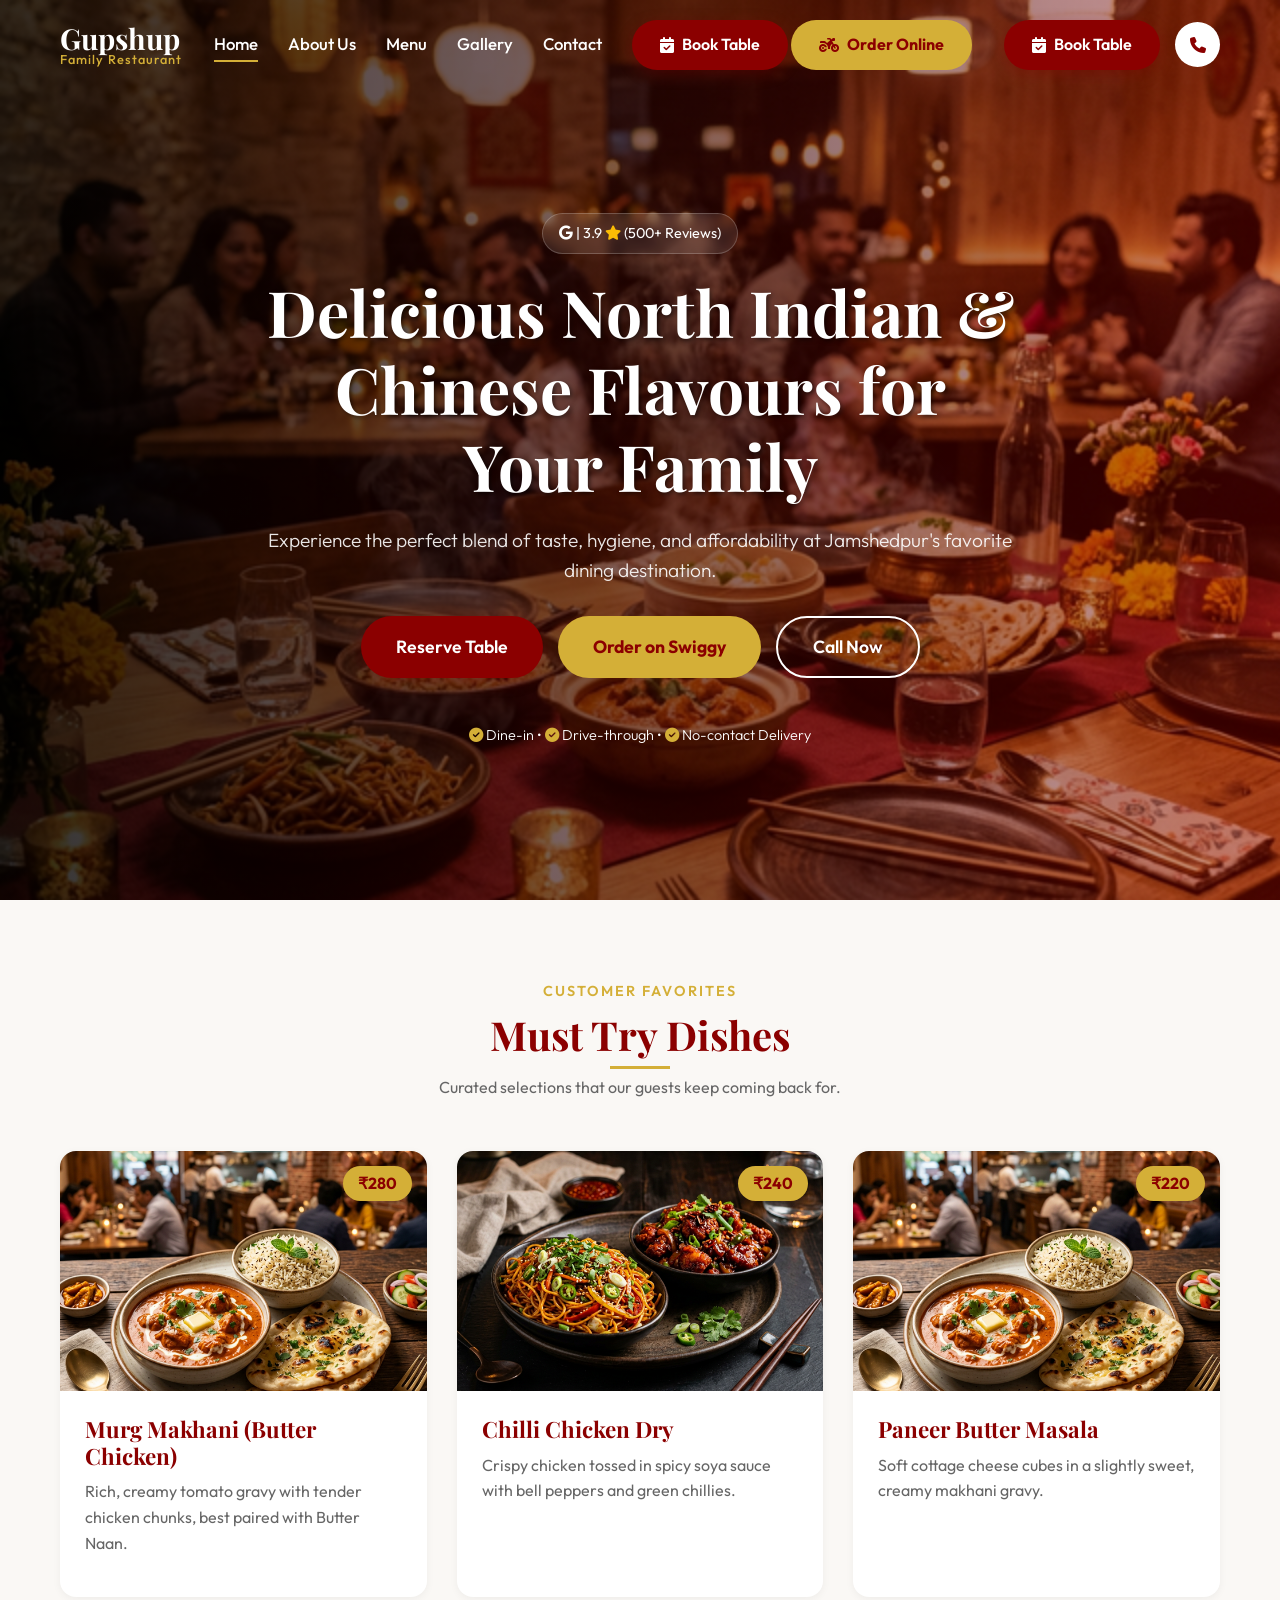
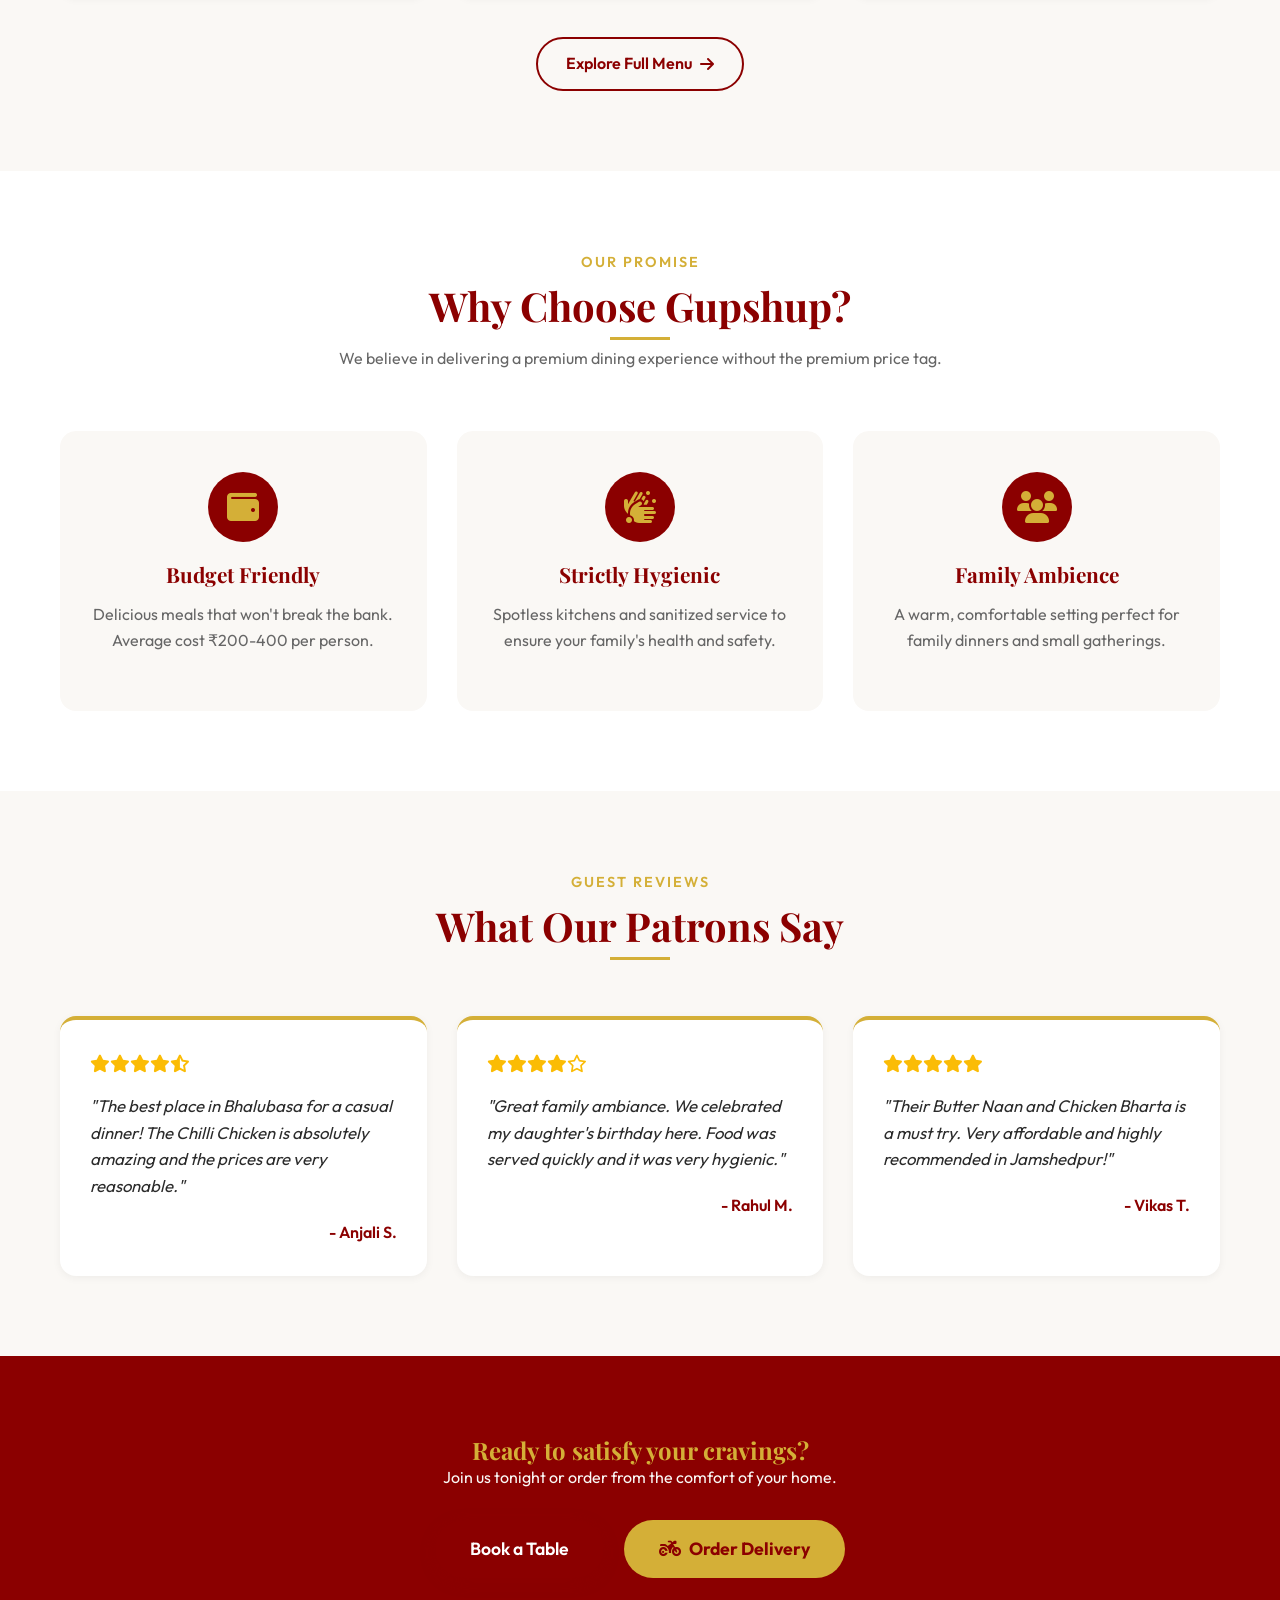
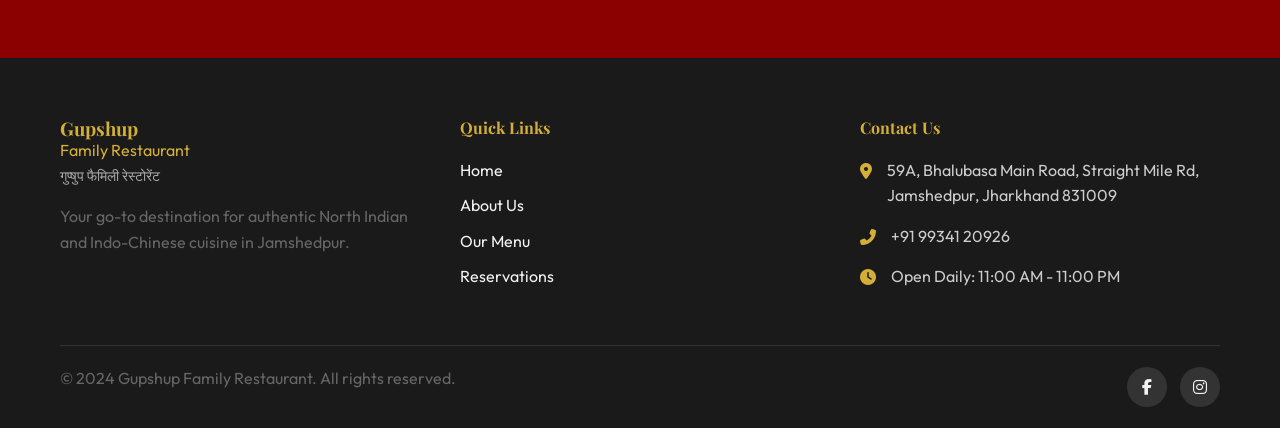
<file: index.html>
<!DOCTYPE html>
<html lang="en">
<head>
    <meta charset="UTF-8">
    <meta name="viewport" content="width=device-width, initial-scale=1.0">
    <title>Gupshup Family Restaurant | Best Family Restaurant in Jamshedpur</title>
    
    <!-- SEO Meta Tags -->
    <meta name="description" content="Experience the best affordable North Indian restaurant in Jamshedpur and authentic Chinese food in Bhalubasa Jamshedpur. Perfect family dining at Gupshup Family Restaurant.">
    <meta name="keywords" content="Best family restaurant in Jamshedpur, Affordable North Indian restaurant in Jamshedpur, Chinese food in Bhalubasa Jamshedpur, Gupshup Family Restaurant, family dining, Bhalubasa">
    
    <!-- Open Graph for Social Sharing -->
    <meta property="og:title" content="Gupshup Family Restaurant | Jamshedpur">
    <meta property="og:description" content="Delicious North Indian & Chinese Flavours for Your Family in a warm, welcoming environment.">
    <meta property="og:image" content="assets/images/hero-bg.png">
    <meta property="og:url" content="https://www.gupshuprestaurant.com">
    
    <!-- Font Awesome -->
    <link rel="stylesheet" href="https://cdnjs.cloudflare.com/ajax/libs/font-awesome/6.4.0/css/all.min.css">
    
    <!-- Custom CSS -->
    <link rel="stylesheet" href="assets/css/style.css">

    <!-- Schema Markup -->
    <script type="application/ld+json">
    {
      "@context": "https://schema.org",
      "@type": "Restaurant",
      "name": "Gupshup Family Restaurant",
      "alternateName": "गुप्षुप फैमिली रेस्टोरेंट",
      "image": "assets/images/hero-bg.png",
      "@id": "",
      "url": "https://www.gupshuprestaurant.com",
      "telephone": "+919934120926",
      "priceRange": "₹200-400",
      "menu": "https://www.gupshuprestaurant.com/menu",
      "servesCuisine": ["North Indian", "Chinese"],
      "acceptsReservations": "True",
      "address": {
        "@type": "PostalAddress",
        "streetAddress": "59A, Bhalubasa Main Road, Straight Mile Rd",
        "addressLocality": "Jamshedpur",
        "addressRegion": "Jharkhand",
        "postalCode": "831009",
        "addressCountry": "IN"
      },
      "geo": {
        "@type": "GeoCoordinates",
        "latitude": 22.8028,
        "longitude": 86.2057
      },
      "openingHoursSpecification": {
        "@type": "OpeningHoursSpecification",
        "dayOfWeek": [
          "Monday",
          "Tuesday",
          "Wednesday",
          "Thursday",
          "Friday",
          "Saturday",
          "Sunday"
        ],
        "opens": "11:00",
        "closes": "23:00"
      },
      "aggregateRating": {
        "@type": "AggregateRating",
        "ratingValue": "3.9",
        "reviewCount": "506"
      }
    }
    </script>
</head>
<body>

    <!-- Header / Navigation -->
    <header class="header">
        <div class="container nav-container">
            <a href="index.html" class="logo">
                Gupshup
                <span class="logo-sub">Family Restaurant</span>
            </a>
            
            <button class="mobile-toggle">
                <i class="fas fa-bars"></i>
            </button>
            
            <nav class="nav-menu">
                <a href="index.html" class="nav-link active">Home</a>
                <a href="about.html" class="nav-link">About Us</a>
                <a href="menu.html" class="nav-link">Menu</a>
                <a href="gallery.html" class="nav-link">Gallery</a>
                <a href="contact.html" class="nav-link">Contact</a>
                
                <div class="nav-actions-mobile">
                    <a href="reservation.html" class="btn btn-primary"><i class="fas fa-calendar-check"></i> Book Table</a>
                    <a href="#" class="btn btn-gold swiggy-btn"><i class="fas fa-motorcycle"></i> Order Online</a>
                </div>
            </nav>
            
            <div class="nav-actions">
                <a href="reservation.html" class="btn btn-primary"><i class="fas fa-calendar-check"></i> Book Table</a>
                <a href="tel:+919934120926" class="btn btn-outline" style="background:#fff; border:none; border-radius:50%; width: 45px; height:45px; padding:0;"><i class="fas fa-phone"></i></a>
            </div>
        </div>
    </header>

    <!-- Hero Section -->
    <section class="hero">
        <div class="hero-overlay"></div>
        <div class="container hero-content text-center">
            <div class="google-rating animate-fade-up">
                <i class="fab fa-google"></i> | 3.9 <i class="fas fa-star" style="color:#fbbc05;"></i> (500+ Reviews)
            </div>
            <h1 class="hero-title animate-fade-up delay-1">Delicious North Indian & Chinese Flavours for Your Family</h1>
            <p class="hero-subtitle animate-fade-up delay-2">Experience the perfect blend of taste, hygiene, and affordability at Jamshedpur's favorite dining destination.</p>
            
            <div class="hero-buttons animate-fade-up delay-3">
                <a href="reservation.html" class="btn btn-primary btn-lg">Reserve Table</a>
                <a href="#" class="btn btn-gold btn-lg swiggy-btn">Order on Swiggy</a>
                <a href="tel:+919934120926" class="btn btn-outline btn-lg" style="color:#fff; border-color:#fff;">Call Now</a>
            </div>
            <br>
            <div class="hero-features animate-fade-up delay-3" style="margin-top:20px; color:#fff; font-size: 0.9rem; font-weight: 300;">
                <span><i class="fas fa-check-circle" style="color:var(--secondary-gold);"></i> Dine-in</span> • 
                <span><i class="fas fa-check-circle" style="color:var(--secondary-gold);"></i> Drive-through</span> • 
                <span><i class="fas fa-check-circle" style="color:var(--secondary-gold);"></i> No-contact Delivery</span>
            </div>
        </div>
    </section>

    <!-- Popular Dishes Section -->
    <section class="section-padding popular-dishes">
        <div class="container">
            <div class="text-center">
                <span class="section-subtitle">Customer Favorites</span>
                <h2 class="section-title">Must Try Dishes</h2>
                <p>Curated selections that our guests keep coming back for.</p>
            </div>
            
            <div class="dish-grid" style="margin-top: 50px;">
                <!-- Card 1 -->
                <div class="dish-card">
                    <div class="dish-img">
                        <img src="assets/images/indian-dish.png" alt="Butter Chicken & Naan">
                        <div class="price-tag">₹280</div>
                    </div>
                    <div class="dish-content">
                        <h3>Murg Makhani (Butter Chicken)</h3>
                        <p>Rich, creamy tomato gravy with tender chicken chunks, best paired with Butter Naan.</p>
                    </div>
                </div>
                
                <!-- Card 2 -->
                <div class="dish-card">
                    <div class="dish-img">
                        <img src="assets/images/chinese-dish.png" alt="Chilli Chicken">
                        <div class="price-tag">₹240</div>
                    </div>
                    <div class="dish-content">
                        <h3>Chilli Chicken Dry</h3>
                        <p>Crispy chicken tossed in spicy soya sauce with bell peppers and green chillies.</p>
                    </div>
                </div>

                <!-- Card 3 -->
                <div class="dish-card">
                    <div class="dish-img">
                        <img src="assets/images/indian-dish.png" alt="Paneer Butter Masala">
                        <div class="price-tag">₹220</div>
                    </div>
                    <div class="dish-content">
                        <h3>Paneer Butter Masala</h3>
                        <p>Soft cottage cheese cubes in a slightly sweet, creamy makhani gravy.</p>
                    </div>
                </div>
            </div>
            <div class="text-center" style="margin-top: 40px;">
                <a href="menu.html" class="btn btn-outline">Explore Full Menu <i class="fas fa-arrow-right"></i></a>
            </div>
        </div>
    </section>

    <!-- Why Choose Us -->
    <section class="section-padding why-choose-us" style="background-color: var(--bg-white);">
        <div class="container">
            <div class="text-center">
                <span class="section-subtitle">Our Promise</span>
                <h2 class="section-title">Why Choose Gupshup?</h2>
                <p>We believe in delivering a premium dining experience without the premium price tag.</p>
            </div>
            
            <div class="features-grid" style="margin-top: 60px;">
                <div class="feature-box">
                    <div class="feature-icon"><i class="fas fa-wallet"></i></div>
                    <h3>Budget Friendly</h3>
                    <p>Delicious meals that won't break the bank. Average cost ₹200-400 per person.</p>
                </div>
                
                <div class="feature-box">
                    <div class="feature-icon"><i class="fas fa-hands-bubbles"></i></div>
                    <h3>Strictly Hygienic</h3>
                    <p>Spotless kitchens and sanitized service to ensure your family's health and safety.</p>
                </div>
                
                <div class="feature-box">
                    <div class="feature-icon"><i class="fas fa-users"></i></div>
                    <h3>Family Ambience</h3>
                    <p>A warm, comfortable setting perfect for family dinners and small gatherings.</p>
                </div>
            </div>
        </div>
    </section>

    <!-- Testimonials -->
    <section class="section-padding testimonials">
        <div class="container">
            <div class="text-center">
                <span class="section-subtitle">Guest Reviews</span>
                <h2 class="section-title">What Our Patrons Say</h2>
            </div>
            
            <div class="testimonial-grid" style="margin-top: 50px;">
                <div class="testimonial-card">
                    <div class="stars"><i class="fas fa-star"></i><i class="fas fa-star"></i><i class="fas fa-star"></i><i class="fas fa-star"></i><i class="fas fa-star-half-alt"></i></div>
                    <p class="review-text">"The best place in Bhalubasa for a casual dinner! The Chilli Chicken is absolutely amazing and the prices are very reasonable."</p>
                    <div class="reviewer">- Anjali S.</div>
                </div>
                
                <div class="testimonial-card">
                    <div class="stars"><i class="fas fa-star"></i><i class="fas fa-star"></i><i class="fas fa-star"></i><i class="fas fa-star"></i><i class="far fa-star"></i></div>
                    <p class="review-text">"Great family ambiance. We celebrated my daughter's birthday here. Food was served quickly and it was very hygienic."</p>
                    <div class="reviewer">- Rahul M.</div>
                </div>
                
                <div class="testimonial-card">
                    <div class="stars"><i class="fas fa-star"></i><i class="fas fa-star"></i><i class="fas fa-star"></i><i class="fas fa-star"></i><i class="fas fa-star"></i></div>
                    <p class="review-text">"Their Butter Naan and Chicken Bharta is a must try. Very affordable and highly recommended in Jamshedpur!"</p>
                    <div class="reviewer">- Vikas T.</div>
                </div>
            </div>
        </div>
    </section>

    <!-- Call to Action -->
    <section class="cta-section">
        <div class="container text-center">
            <h2>Ready to satisfy your cravings?</h2>
            <p>Join us tonight or order from the comfort of your home.</p>
            <div style="margin-top: 30px; display: flex; justify-content: center; gap: 20px; flex-wrap: wrap;">
                <a href="reservation.html" class="btn btn-primary btn-lg">Book a Table</a>
                <a href="#" class="btn btn-gold btn-lg"><i class="fas fa-motorcycle"></i> Order Delivery</a>
            </div>
        </div>
    </section>

    <!-- Footer -->
    <footer class="footer">
        <div class="container">
            <div class="footer-grid">
                <div class="footer-about">
                    <h3 class="footer-brand">Gupshup <span>Family Restaurant</span></h3>
                    <p class="hindi-name">गुप्षुप फैमिली रेस्टोरेंट</p>
                    <p style="margin-top: 15px;">Your go-to destination for authentic North Indian and Indo-Chinese cuisine in Jamshedpur.</p>
                </div>
                
                <div class="footer-links">
                    <h4>Quick Links</h4>
                    <ul>
                        <li><a href="index.html">Home</a></li>
                        <li><a href="about.html">About Us</a></li>
                        <li><a href="menu.html">Our Menu</a></li>
                        <li><a href="reservation.html">Reservations</a></li>
                    </ul>
                </div>
                
                <div class="footer-contact">
                    <h4>Contact Us</h4>
                    <ul>
                        <li><i class="fas fa-map-marker-alt"></i> 59A, Bhalubasa Main Road, Straight Mile Rd, Jamshedpur, Jharkhand 831009</li>
                        <li><i class="fas fa-phone-alt"></i> <a href="tel:+919934120926">+91 99341 20926</a></li>
                        <li><i class="fas fa-clock"></i> Open Daily: 11:00 AM - 11:00 PM</li>
                    </ul>
                </div>
            </div>
            
            <div class="footer-bottom">
                <p>&copy; 2024 Gupshup Family Restaurant. All rights reserved.</p>
                <div class="social-links">
                    <a href="#"><i class="fab fa-facebook-f"></i></a>
                    <a href="#"><i class="fab fa-instagram"></i></a>
                </div>
            </div>
        </div>
    </footer>

    <!-- Fixed Mobile CTA -->
    <div class="mobile-fixed-cta">
        <a href="tel:+919934120926" class="m-btn m-call"><i class="fas fa-phone"></i> Call Now</a>
        <a href="#" class="m-btn m-order"><i class="fas fa-motorcycle"></i> Order Swiggy</a>
    </div>

    <!-- Scripts -->
    <script src="assets/js/main.js"></script>
</body>
</html>
</file>
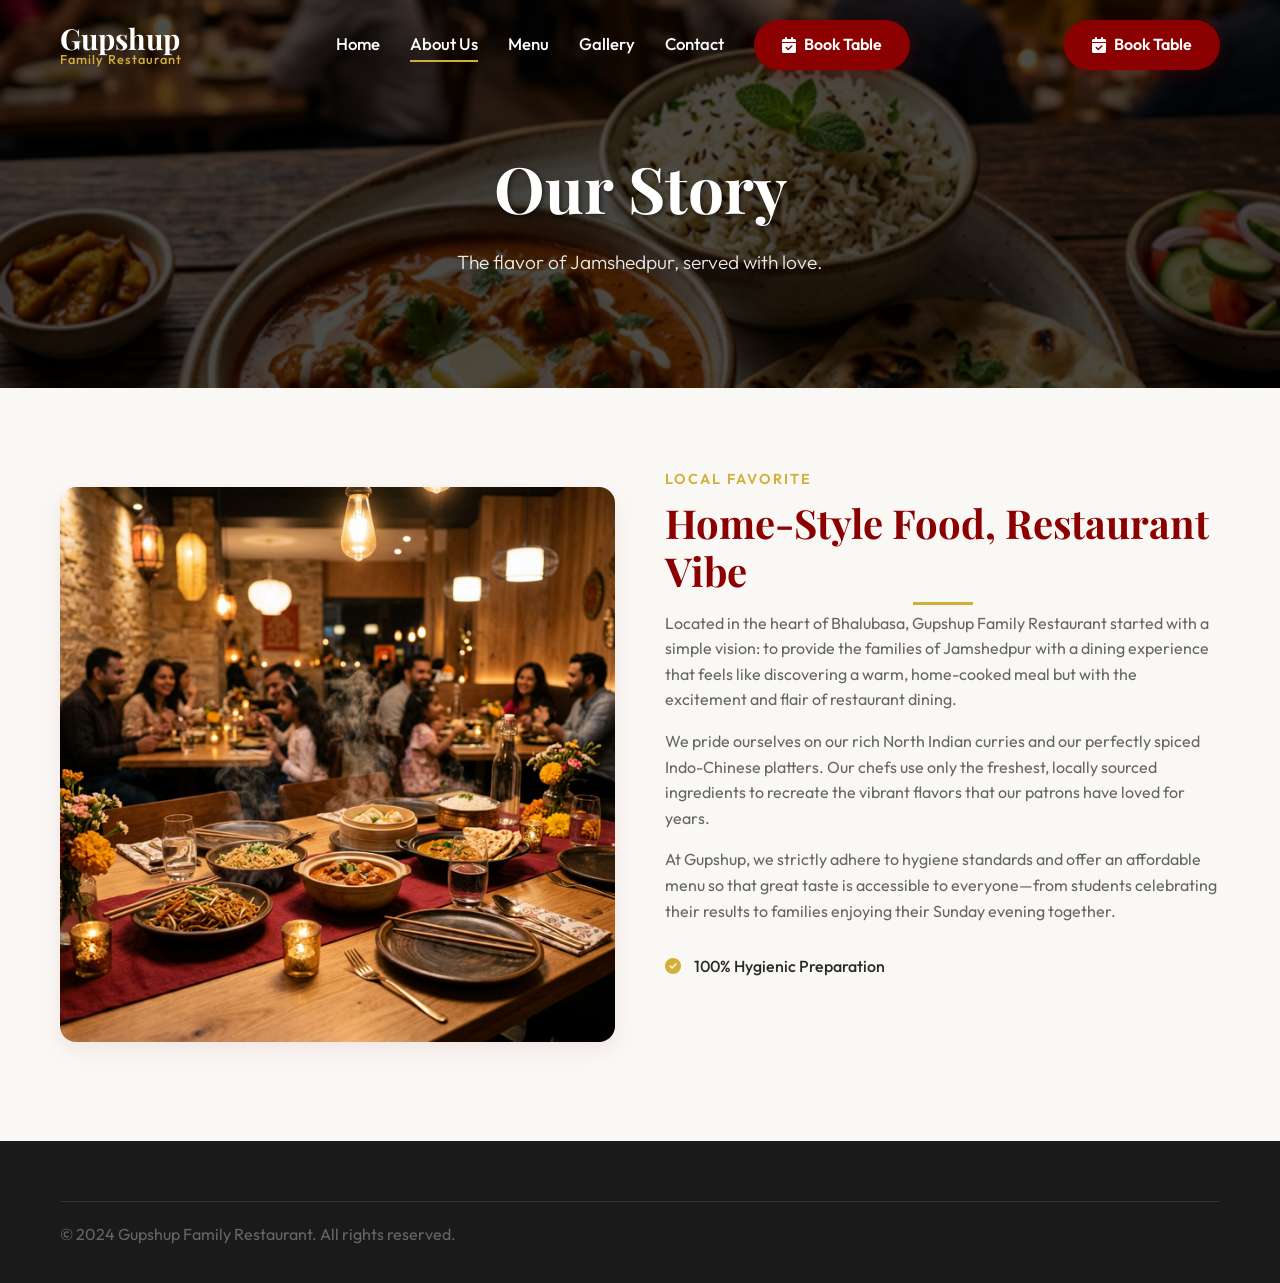
<file: about.html>
<!DOCTYPE html>
<html lang="en">

<head>
    <meta charset="UTF-8">
    <meta name="viewport" content="width=device-width, initial-scale=1.0">
    <title>About Us | Gupshup Family Restaurant Jamshedpur</title>
    <meta name="description"
        content="Learn about Gupshup Family Restaurant's story. A local favorite in Jamshedpur serving home-style Indian food and popular Chinese dishes in a casual dining environment.">

    <!-- Font Awesome -->
    <link rel="stylesheet" href="https://cdnjs.cloudflare.com/ajax/libs/font-awesome/6.4.0/css/all.min.css">

    <!-- Custom CSS -->
    <link rel="stylesheet" href="assets/css/style.css">
</head>

<body>

    <!-- Header / Navigation -->
    <header class="header scrolled">
        <div class="container nav-container">
            <a href="index.html" class="logo">
                Gupshup
                <span class="logo-sub">Family Restaurant</span>
            </a>

            <button class="mobile-toggle">
                <i class="fas fa-bars"></i>
            </button>

            <nav class="nav-menu">
                <a href="index.html" class="nav-link">Home</a>
                <a href="about.html" class="nav-link active">About Us</a>
                <a href="menu.html" class="nav-link">Menu</a>
                <a href="gallery.html" class="nav-link">Gallery</a>
                <a href="contact.html" class="nav-link">Contact</a>

                <div class="nav-actions-mobile">
                    <a href="reservation.html" class="btn btn-primary"><i class="fas fa-calendar-check"></i> Book
                        Table</a>
                </div>
            </nav>

            <div class="nav-actions">
                <a href="reservation.html" class="btn btn-primary"><i class="fas fa-calendar-check"></i> Book Table</a>
            </div>
        </div>
    </header>

    <!-- Page Header Hero -->
    <div class="page-header"
        style="background: linear-gradient(rgba(0,0,0,0.7), rgba(0,0,0,0.7)), url('assets/images/indian-dish.png') center/cover; padding: 150px 0 80px; text-align: center; color: white;">
        <div class="container animate-fade-up">
            <h1 class="hero-title">Our Story</h1>
            <p class="hero-subtitle">The flavor of Jamshedpur, served with love.</p>
        </div>
    </div>

    <!-- About Content -->
    <section class="section-padding">
        <div class="container">
            <div class="about-grid"
                style="display: grid; grid-template-columns: 1fr 1fr; gap: 50px; align-items: center;">
                <div class="about-image animate-fade-up">
                    <img src="assets/images/hero-bg.png" alt="Gupshup Restaurant Interior"
                        style="border-radius: var(--radius-md); box-shadow: var(--shadow-md);">
                </div>
                <div class="about-text animate-fade-up delay-1">
                    <span class="section-subtitle">Local Favorite</span>
                    <h2 class="section-title">Home-Style Food, Restaurant Vibe</h2>
                    <p>Located in the heart of Bhalubasa, Gupshup Family Restaurant started with a simple vision: to
                        provide the families of Jamshedpur with a dining experience that feels like discovering a warm,
                        home-cooked meal but with the excitement and flair of restaurant dining.</p>
                    <p>We pride ourselves on our rich North Indian curries and our perfectly spiced Indo-Chinese
                        platters. Our chefs use only the freshest, locally sourced ingredients to recreate the vibrant
                        flavors that our patrons have loved for years.</p>
                    <p>At Gupshup, we strictly adhere to hygiene standards and offer an affordable menu so that great
                        taste is accessible to everyone—from students celebrating their results to families enjoying
                        their Sunday evening together.</p>
                    <div style="margin-top: 30px;">
                        <ul style="color: var(--text-dark); font-weight: 500;">
                            <li style="margin-bottom: 10px;"><i class="fas fa-check-circle"
                                    style="color: var(--secondary-gold); margin-right: 10px;"></i> 100% Hygienic
                                Preparation</li>
                            <li style="margin-bottom: 10px;"><i class="fas fa-check-circle"
                                    style="color: var(--secondary-gold); margin-right: 10px;"></i> Affordable Pricing
                                for All</li>
                            <li style="margin-bottom: 10px;"><i class="fas fa-check-circle"
                                    style="color: var(--secondary-gold); margin-right: 10px;"></i> Cozy Family
                                Atmosphere</li>
                        </ul>
                    </div>
                </div>
            </div>
        </div>
    </section>

    <!-- Footer -->
    <footer class="footer">
        <div class="container">
            <div class="footer-bottom">
                <p>&copy; 2024 Gupshup Family Restaurant. All rights reserved.</p>
            </div>
        </div>
    </footer>

    <script src="assets/js/main.js"></script>
</body>

</html>
</file>
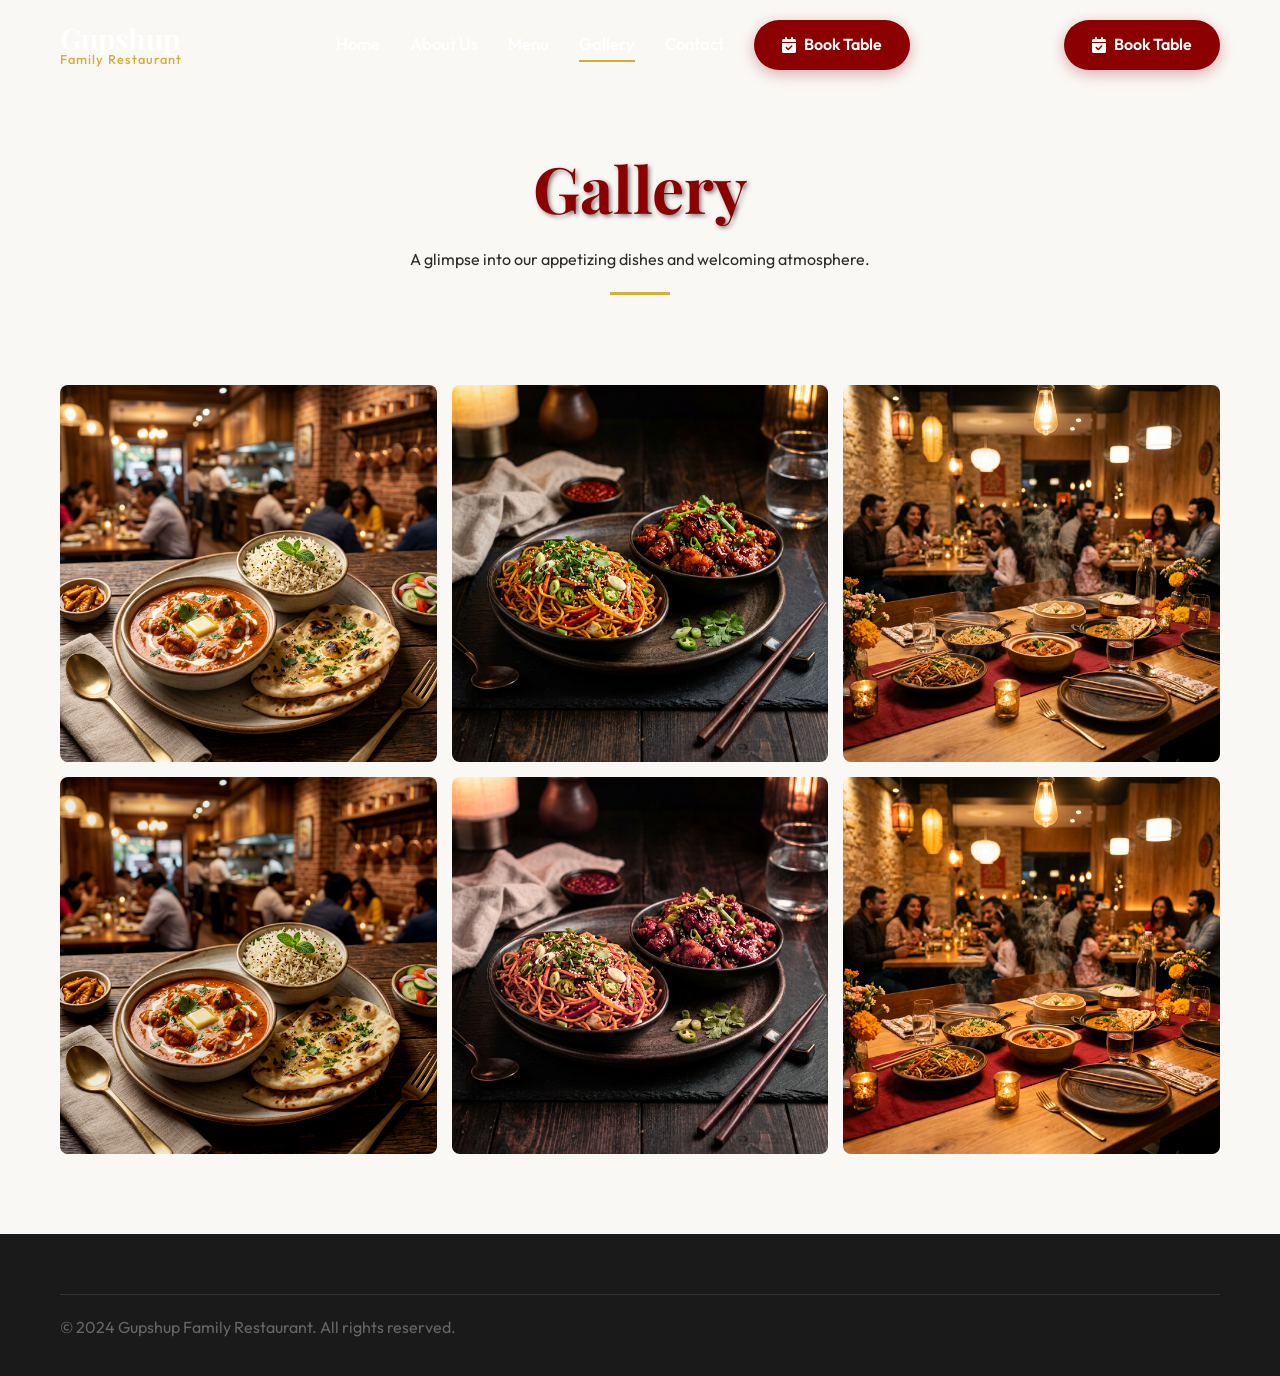
<file: gallery.html>
<!DOCTYPE html>
<html lang="en">

<head>
    <meta charset="UTF-8">
    <meta name="viewport" content="width=device-width, initial-scale=1.0">
    <title>Gallery | Gupshup Family Restaurant</title>
    <!-- Font Awesome -->
    <link rel="stylesheet" href="https://cdnjs.cloudflare.com/ajax/libs/font-awesome/6.4.0/css/all.min.css">
    <!-- Custom CSS -->
    <link rel="stylesheet" href="assets/css/style.css">
    <style>
        .gallery-grid {
            display: grid;
            grid-template-columns: repeat(auto-fill, minmax(300px, 1fr));
            gap: 15px;
        }

        .gallery-item {
            position: relative;
            overflow: hidden;
            border-radius: var(--radius-sm);
            aspect-ratio: 1;
        }

        .gallery-item img {
            width: 100%;
            height: 100%;
            object-fit: cover;
            transition: transform 0.5s ease;
        }

        .gallery-item:hover img {
            transform: scale(1.1);
        }

        .gallery-overlay {
            position: absolute;
            inset: 0;
            background: rgba(139, 0, 0, 0.6);
            color: white;
            display: flex;
            align-items: center;
            justify-content: center;
            opacity: 0;
            transition: var(--transition);
            font-size: 1.5rem;
            font-weight: 600;
        }

        .gallery-item:hover .gallery-overlay {
            opacity: 1;
        }
    </style>
</head>

<body>

    <!-- Header Navigation -->
    <header class="header scrolled">
        <div class="container nav-container">
            <a href="index.html" class="logo">Gupshup<span class="logo-sub">Family Restaurant</span></a>
            <button class="mobile-toggle"><i class="fas fa-bars"></i></button>
            <nav class="nav-menu">
                <a href="index.html" class="nav-link">Home</a>
                <a href="about.html" class="nav-link">About Us</a>
                <a href="menu.html" class="nav-link">Menu</a>
                <a href="gallery.html" class="nav-link active">Gallery</a>
                <a href="contact.html" class="nav-link">Contact</a>
                <div class="nav-actions-mobile">
                    <a href="reservation.html" class="btn btn-primary"><i class="fas fa-calendar-check"></i> Book
                        Table</a>
                </div>
            </nav>
            <div class="nav-actions">
                <a href="reservation.html" class="btn btn-primary"><i class="fas fa-calendar-check"></i> Book Table</a>
            </div>
        </div>
    </header>

    <div class="page-header" style="padding: 150px 0 50px; text-align: center;">
        <div class="container">
            <h1 class="hero-title" style="color: var(--primary-red);">Gallery</h1>
            <p style="color: var(--text-dark);">A glimpse into our appetizing dishes and welcoming atmosphere.</p>
            <div style="width: 60px; height: 3px; background: var(--secondary-gold); margin: 20px auto;"></div>
        </div>
    </div>

    <!-- Gallery Section -->
    <section class="section-padding" style="padding-top: 20px;">
        <div class="container animate-fade-up">
            <div class="gallery-grid">
                <div class="gallery-item">
                    <img src="assets/images/indian-dish.png" alt="North Indian Food">
                    <div class="gallery-overlay">Delicious Indian</div>
                </div>
                <div class="gallery-item">
                    <img src="assets/images/chinese-dish.png" alt="Chinese Food">
                    <div class="gallery-overlay">Authentic Chinese</div>
                </div>
                <div class="gallery-item">
                    <img src="assets/images/hero-bg.png" alt="Restaurant Interior">
                    <div class="gallery-overlay">Family Ambiance</div>
                </div>
                <!-- Reusing images for layout demonstration -->
                <div class="gallery-item">
                    <img src="assets/images/indian-dish.png" alt="Plate Setting"
                        style="filter: brightness(0.9) contrast(1.1);">
                    <div class="gallery-overlay">Hygienic Serving</div>
                </div>
                <div class="gallery-item">
                    <img src="assets/images/chinese-dish.png" alt="Kitchen Prep"
                        style="filter: sepia(0.2) hue-rotate(-20deg);">
                    <div class="gallery-overlay">Fresh Prep</div>
                </div>
                <div class="gallery-item">
                    <img src="assets/images/hero-bg.png" alt="Dining Table" style="filter: saturate(1.2);">
                    <div class="gallery-overlay">Cozy Seating</div>
                </div>
            </div>
        </div>
    </section>

    <!-- Footer -->
    <footer class="footer">
        <div class="container">
            <div class="footer-bottom">
                <p>&copy; 2024 Gupshup Family Restaurant. All rights reserved.</p>
            </div>
        </div>
    </footer>

    <script src="assets/js/main.js"></script>
</body>

</html>
</file>
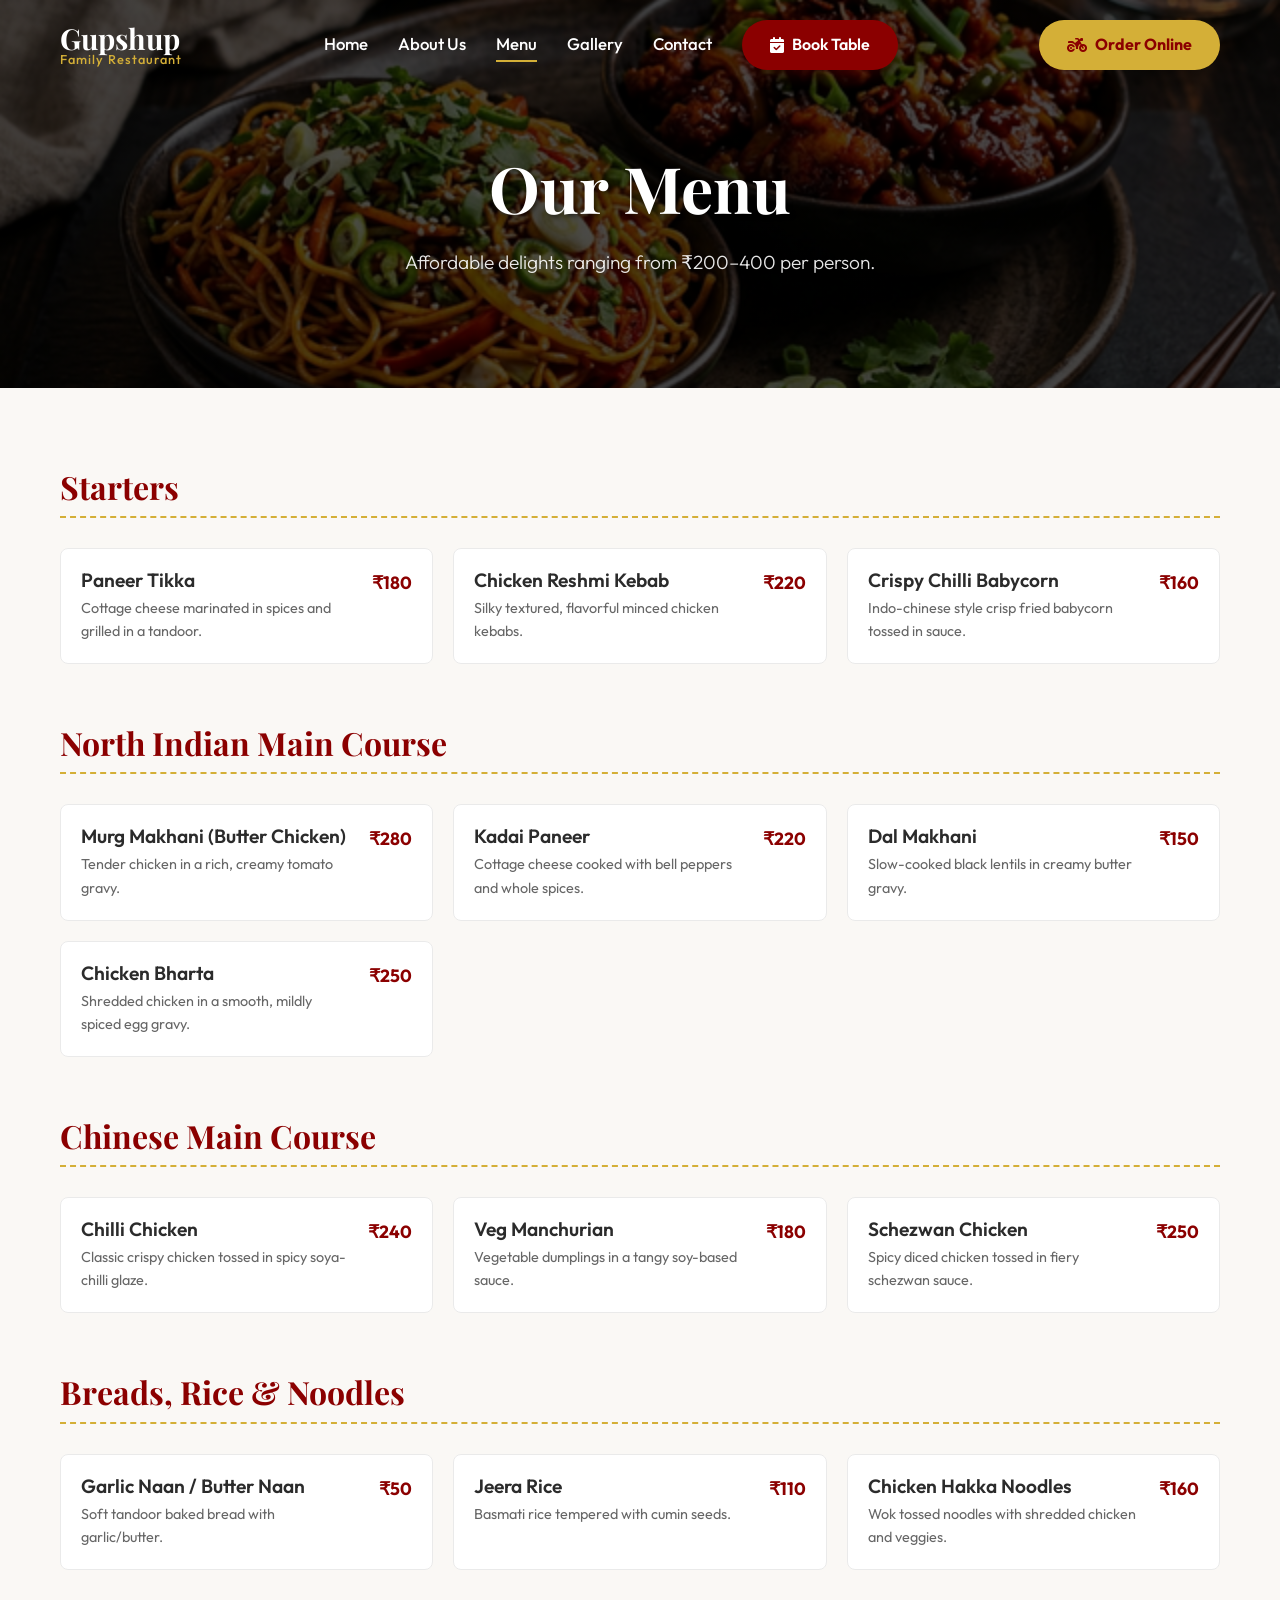
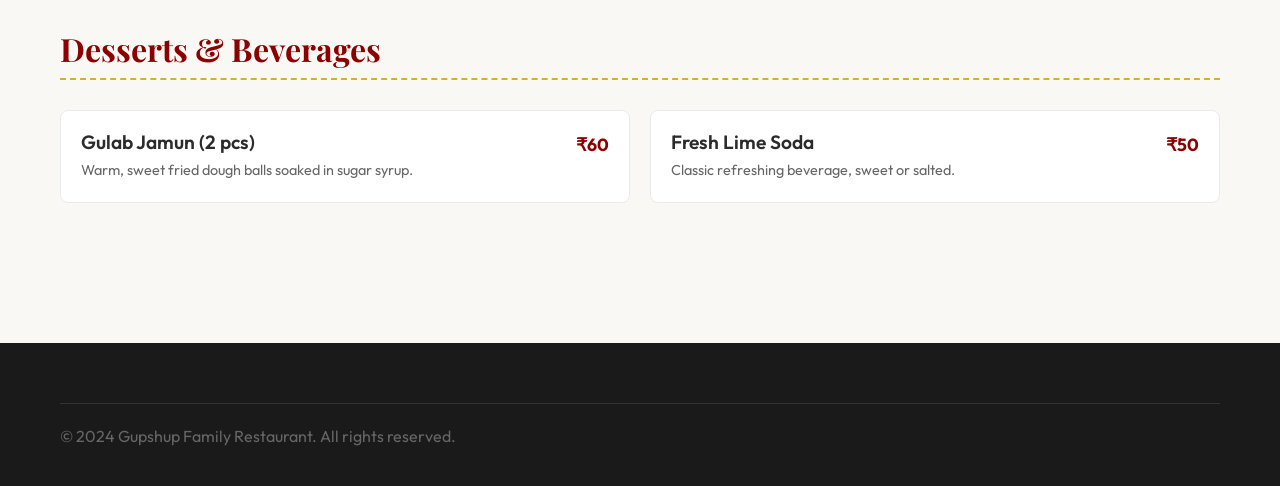
<file: menu.html>
<!DOCTYPE html>
<html lang="en">

<head>
    <meta charset="UTF-8">
    <meta name="viewport" content="width=device-width, initial-scale=1.0">
    <title>Menu | Gupshup Family Restaurant Jamshedpur</title>
    <meta name="description"
        content="Explore our affordable digital menu featuring delicious North Indian mains, Indo-Chinese favorites, starters, and beverages. Prices range from ₹200-400.">
    <!-- Font Awesome -->
    <link rel="stylesheet" href="https://cdnjs.cloudflare.com/ajax/libs/font-awesome/6.4.0/css/all.min.css">
    <!-- Custom CSS -->
    <link rel="stylesheet" href="assets/css/style.css">
    <style>
        .menu-category {
            margin-bottom: 60px;
        }

        .menu-category-title {
            font-size: 2rem;
            color: var(--primary-red);
            border-bottom: 2px dashed var(--secondary-gold);
            padding-bottom: 10px;
            margin-bottom: 30px;
        }

        .menu-list {
            display: grid;
            grid-template-columns: repeat(auto-fit, minmax(300px, 1fr));
            gap: 20px;
        }

        .menu-item {
            background: var(--bg-white);
            padding: 20px;
            border-radius: var(--radius-sm);
            border: 1px solid var(--border-light);
            display: flex;
            justify-content: space-between;
            align-items: flex-start;
            transition: var(--transition);
        }

        .menu-item:hover {
            box-shadow: var(--shadow-sm);
            border-color: var(--secondary-gold);
        }

        .menu-item-info h4 {
            font-size: 1.2rem;
            color: var(--text-dark);
            font-family: var(--font-body);
            font-weight: 600;
            margin-bottom: 5px;
        }

        .menu-item-info p {
            font-size: 0.9rem;
            margin-bottom: 0;
            color: var(--text-light);
        }

        .menu-item-price {
            font-weight: 700;
            color: var(--primary-red);
            font-size: 1.1rem;
            min-width: 60px;
            text-align: right;
        }
    </style>
</head>

<body style="background: var(--bg-cream)">

    <!-- Header Navigation -->
    <header class="header scrolled">
        <div class="container nav-container">
            <a href="index.html" class="logo">Gupshup<span class="logo-sub">Family Restaurant</span></a>
            <button class="mobile-toggle"><i class="fas fa-bars"></i></button>
            <nav class="nav-menu">
                <a href="index.html" class="nav-link">Home</a>
                <a href="about.html" class="nav-link">About Us</a>
                <a href="menu.html" class="nav-link active">Menu</a>
                <a href="gallery.html" class="nav-link">Gallery</a>
                <a href="contact.html" class="nav-link">Contact</a>
                <div class="nav-actions-mobile">
                    <a href="reservation.html" class="btn btn-primary"><i class="fas fa-calendar-check"></i> Book
                        Table</a>
                </div>
            </nav>
            <div class="nav-actions">
                <a href="#" class="btn btn-gold swiggy-btn"><i class="fas fa-motorcycle"></i> Order Online</a>
            </div>
        </div>
    </header>

    <!-- Page Header Hero -->
    <div class="page-header"
        style="background: linear-gradient(rgba(0,0,0,0.7), rgba(0,0,0,0.7)), url('assets/images/chinese-dish.png') center/cover; padding: 150px 0 80px; text-align: center; color: white;">
        <div class="container animate-fade-up">
            <h1 class="hero-title">Our Menu</h1>
            <p class="hero-subtitle">Affordable delights ranging from ₹200–400 per person.</p>
        </div>
    </div>

    <!-- Menu Section -->
    <section class="section-padding">
        <div class="container animate-fade-up delay-1">

            <div class="menu-category">
                <h3 class="menu-category-title">Starters</h3>
                <div class="menu-list">
                    <div class="menu-item">
                        <div class="menu-item-info">
                            <h4>Paneer Tikka</h4>
                            <p>Cottage cheese marinated in spices and grilled in a tandoor.</p>
                        </div>
                        <div class="menu-item-price">₹180</div>
                    </div>
                    <div class="menu-item">
                        <div class="menu-item-info">
                            <h4>Chicken Reshmi Kebab</h4>
                            <p>Silky textured, flavorful minced chicken kebabs.</p>
                        </div>
                        <div class="menu-item-price">₹220</div>
                    </div>
                    <div class="menu-item">
                        <div class="menu-item-info">
                            <h4>Crispy Chilli Babycorn</h4>
                            <p>Indo-chinese style crisp fried babycorn tossed in sauce.</p>
                        </div>
                        <div class="menu-item-price">₹160</div>
                    </div>
                </div>
            </div>

            <div class="menu-category">
                <h3 class="menu-category-title">North Indian Main Course</h3>
                <div class="menu-list">
                    <div class="menu-item">
                        <div class="menu-item-info">
                            <h4>Murg Makhani (Butter Chicken)</h4>
                            <p>Tender chicken in a rich, creamy tomato gravy.</p>
                        </div>
                        <div class="menu-item-price">₹280</div>
                    </div>
                    <div class="menu-item">
                        <div class="menu-item-info">
                            <h4>Kadai Paneer</h4>
                            <p>Cottage cheese cooked with bell peppers and whole spices.</p>
                        </div>
                        <div class="menu-item-price">₹220</div>
                    </div>
                    <div class="menu-item">
                        <div class="menu-item-info">
                            <h4>Dal Makhani</h4>
                            <p>Slow-cooked black lentils in creamy butter gravy.</p>
                        </div>
                        <div class="menu-item-price">₹150</div>
                    </div>
                    <div class="menu-item">
                        <div class="menu-item-info">
                            <h4>Chicken Bharta</h4>
                            <p>Shredded chicken in a smooth, mildly spiced egg gravy.</p>
                        </div>
                        <div class="menu-item-price">₹250</div>
                    </div>
                </div>
            </div>

            <div class="menu-category">
                <h3 class="menu-category-title">Chinese Main Course</h3>
                <div class="menu-list">
                    <div class="menu-item">
                        <div class="menu-item-info">
                            <h4>Chilli Chicken</h4>
                            <p>Classic crispy chicken tossed in spicy soya-chilli glaze.</p>
                        </div>
                        <div class="menu-item-price">₹240</div>
                    </div>
                    <div class="menu-item">
                        <div class="menu-item-info">
                            <h4>Veg Manchurian</h4>
                            <p>Vegetable dumplings in a tangy soy-based sauce.</p>
                        </div>
                        <div class="menu-item-price">₹180</div>
                    </div>
                    <div class="menu-item">
                        <div class="menu-item-info">
                            <h4>Schezwan Chicken</h4>
                            <p>Spicy diced chicken tossed in fiery schezwan sauce.</p>
                        </div>
                        <div class="menu-item-price">₹250</div>
                    </div>
                </div>
            </div>

            <div class="menu-category">
                <h3 class="menu-category-title">Breads, Rice & Noodles</h3>
                <div class="menu-list">
                    <div class="menu-item">
                        <div class="menu-item-info">
                            <h4>Garlic Naan / Butter Naan</h4>
                            <p>Soft tandoor baked bread with garlic/butter.</p>
                        </div>
                        <div class="menu-item-price">₹50</div>
                    </div>
                    <div class="menu-item">
                        <div class="menu-item-info">
                            <h4>Jeera Rice</h4>
                            <p>Basmati rice tempered with cumin seeds.</p>
                        </div>
                        <div class="menu-item-price">₹110</div>
                    </div>
                    <div class="menu-item">
                        <div class="menu-item-info">
                            <h4>Chicken Hakka Noodles</h4>
                            <p>Wok tossed noodles with shredded chicken and veggies.</p>
                        </div>
                        <div class="menu-item-price">₹160</div>
                    </div>
                </div>
            </div>

            <div class="menu-category">
                <h3 class="menu-category-title">Desserts & Beverages</h3>
                <div class="menu-list">
                    <div class="menu-item">
                        <div class="menu-item-info">
                            <h4>Gulab Jamun (2 pcs)</h4>
                            <p>Warm, sweet fried dough balls soaked in sugar syrup.</p>
                        </div>
                        <div class="menu-item-price">₹60</div>
                    </div>
                    <div class="menu-item">
                        <div class="menu-item-info">
                            <h4>Fresh Lime Soda</h4>
                            <p>Classic refreshing beverage, sweet or salted.</p>
                        </div>
                        <div class="menu-item-price">₹50</div>
                    </div>
                </div>
            </div>

        </div>
    </section>

    <!-- Footer -->
    <footer class="footer">
        <div class="container">
            <div class="footer-bottom">
                <p>&copy; 2024 Gupshup Family Restaurant. All rights reserved.</p>
            </div>
        </div>
    </footer>

    <script src="assets/js/main.js"></script>
</body>

</html>
</file>
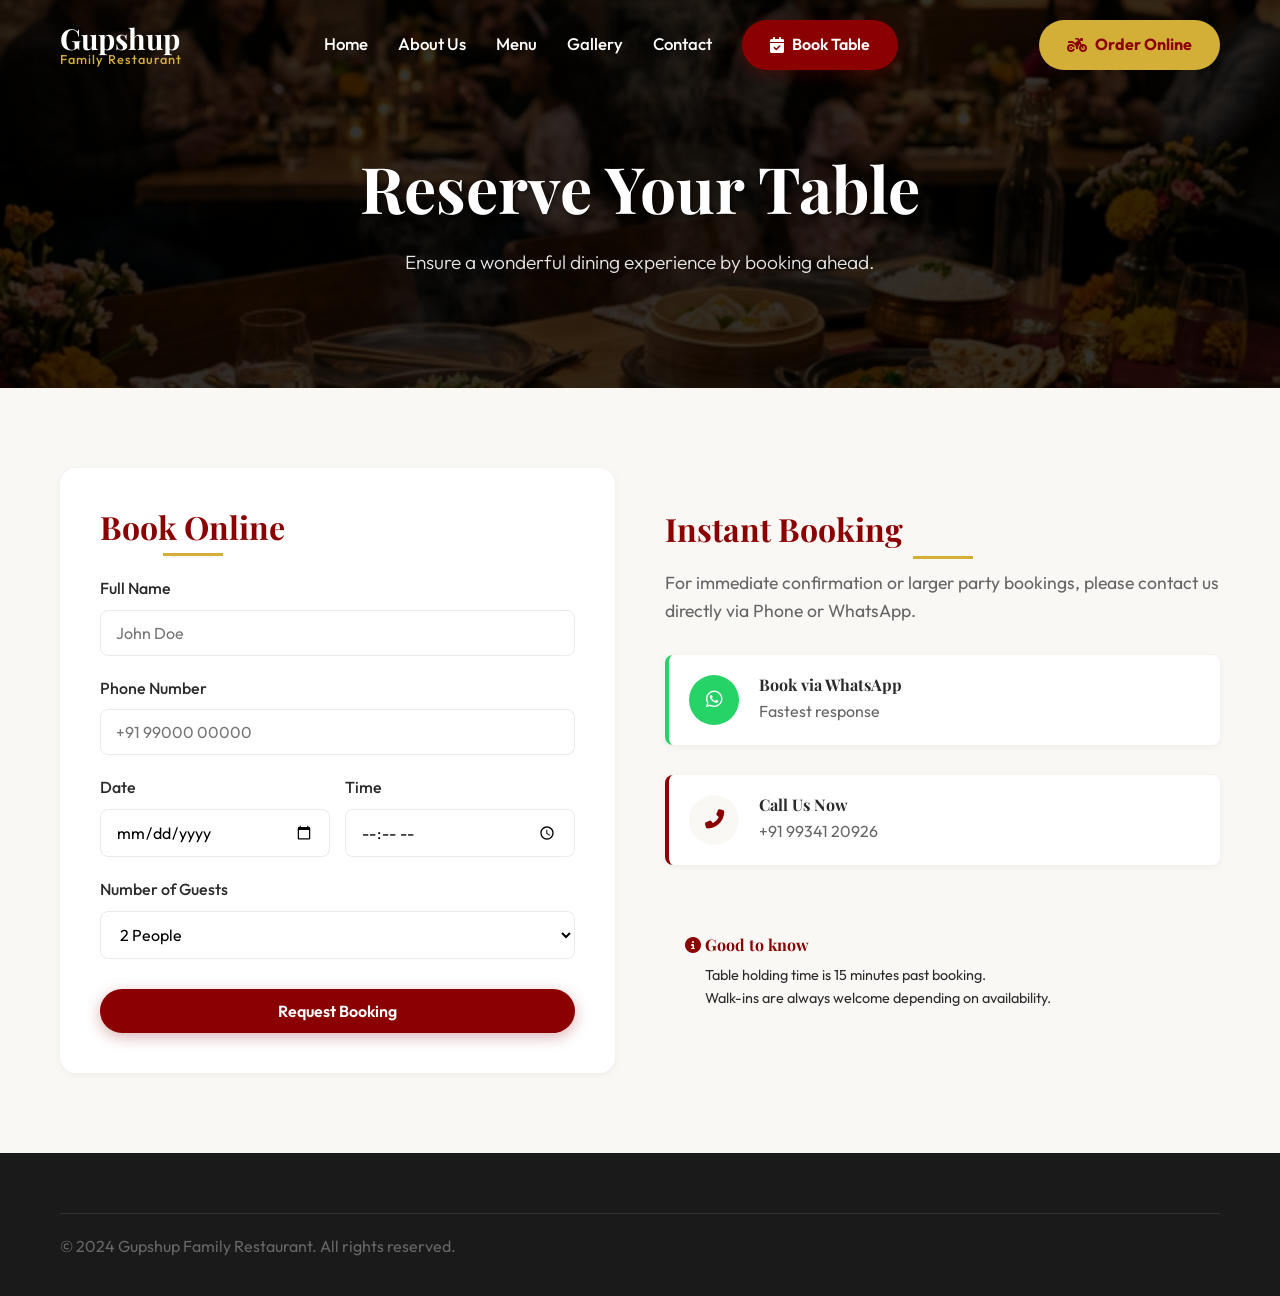
<file: reservation.html>
<!DOCTYPE html>
<html lang="en">

<head>
    <meta charset="UTF-8">
    <meta name="viewport" content="width=device-width, initial-scale=1.0">
    <title>Reserve a Table | Gupshup Family Restaurant</title>
    <!-- Font Awesome -->
    <link rel="stylesheet" href="https://cdnjs.cloudflare.com/ajax/libs/font-awesome/6.4.0/css/all.min.css">
    <!-- Custom CSS -->
    <link rel="stylesheet" href="assets/css/style.css">
</head>

<body>

    <!-- Header Navigation -->
    <header class="header scrolled">
        <div class="container nav-container">
            <a href="index.html" class="logo">Gupshup<span class="logo-sub">Family Restaurant</span></a>
            <button class="mobile-toggle"><i class="fas fa-bars"></i></button>
            <nav class="nav-menu">
                <a href="index.html" class="nav-link">Home</a>
                <a href="about.html" class="nav-link">About Us</a>
                <a href="menu.html" class="nav-link">Menu</a>
                <a href="gallery.html" class="nav-link">Gallery</a>
                <a href="contact.html" class="nav-link">Contact</a>
                <div class="nav-actions-mobile">
                    <a href="reservation.html" class="btn btn-primary"><i class="fas fa-calendar-check"></i> Book
                        Table</a>
                </div>
            </nav>
            <div class="nav-actions">
                <a href="#" class="btn btn-gold swiggy-btn"><i class="fas fa-motorcycle"></i> Order Online</a>
            </div>
        </div>
    </header>

    <div class="page-header"
        style="background: linear-gradient(rgba(0,0,0,0.8), rgba(0,0,0,0.8)), url('assets/images/hero-bg.png') center/cover; padding: 150px 0 80px; text-align: center; color: white;">
        <div class="container animate-fade-up">
            <h1 class="hero-title">Reserve Your Table</h1>
            <p class="hero-subtitle">Ensure a wonderful dining experience by booking ahead.</p>
        </div>
    </div>

    <section class="section-padding">
        <div class="container">
            <div
                style="display: grid; grid-template-columns: repeat(auto-fit, minmax(300px, 1fr)); gap: 50px; justify-content: center;">

                <!-- Reservation Form -->
                <div class="reservation-card animate-fade-up">
                    <h2 class="section-title" style="font-size: 2rem; margin-bottom: 30px;">Book Online</h2>
                    <form action="#" method="POST"
                        onsubmit="event.preventDefault(); alert('Reservation Request Sent Successfully!');">
                        <div class="form-group">
                            <label class="form-label">Full Name</label>
                            <input type="text" class="form-control" required placeholder="John Doe">
                        </div>
                        <div class="form-group">
                            <label class="form-label">Phone Number</label>
                            <input type="tel" class="form-control" required placeholder="+91 99000 00000">
                        </div>
                        <div style="display: grid; grid-template-columns: 1fr 1fr; gap: 15px;">
                            <div class="form-group">
                                <label class="form-label">Date</label>
                                <input type="date" class="form-control" required>
                            </div>
                            <div class="form-group">
                                <label class="form-label">Time</label>
                                <input type="time" class="form-control" required min="11:00" max="23:00">
                            </div>
                        </div>
                        <div class="form-group">
                            <label class="form-label">Number of Guests</label>
                            <select class="form-control" required>
                                <option value="1">1 Person</option>
                                <option value="2" selected>2 People</option>
                                <option value="3">3 People</option>
                                <option value="4">4 People</option>
                                <option value="5">5 People</option>
                                <option value="6+">6+ People (Party)</option>
                            </select>
                        </div>
                        <button type="submit" class="btn btn-primary" style="width: 100%; margin-top: 10px;">Request
                            Booking</button>
                    </form>
                </div>

                <!-- Instant Booking Methods -->
                <div class="animate-fade-up delay-1"
                    style="display: flex; flex-direction: column; justify-content: center;">
                    <h2 class="section-title" style="font-size: 2rem; margin-bottom: 20px;">Instant Booking</h2>
                    <p style="margin-bottom: 30px; font-size: 1.1rem;">For immediate confirmation or larger party
                        bookings, please contact us directly via Phone or WhatsApp.</p>

                    <a href="https://wa.me/919934120926?text=Hi!%20I%20would%20like%20to%20book%20a%20table%20at%20Gupshup%20Restaurant."
                        target="_blank" class="contact-info-item"
                        style="text-decoration: none; padding: 20px; background: var(--bg-white); border-radius: var(--radius-sm); border-left: 4px solid #25D366; box-shadow: var(--shadow-sm); transition: var(--transition);">
                        <div class="contact-info-icon" style="background:#25D366; color:white;"><i
                                class="fab fa-whatsapp"></i></div>
                        <div class="contact-info-text">
                            <h4>Book via WhatsApp</h4>
                            <p style="color: var(--text-light);">Fastest response</p>
                        </div>
                    </a>

                    <a href="tel:+919934120926" class="contact-info-item"
                        style="text-decoration: none; padding: 20px; background: var(--bg-white); border-radius: var(--radius-sm); border-left: 4px solid var(--primary-red); box-shadow: var(--shadow-sm); transition: var(--transition);">
                        <div class="contact-info-icon"><i class="fas fa-phone-alt"></i></div>
                        <div class="contact-info-text">
                            <h4>Call Us Now</h4>
                            <p style="color: var(--text-light);">+91 99341 20926</p>
                        </div>
                    </a>

                    <div
                        style="margin-top: 20px; padding: 20px; background: var(--bg-cream); border-radius: var(--radius-sm);">
                        <h4 style="color: var(--primary-red); margin-bottom: 10px;"><i class="fas fa-info-circle"></i>
                            Good to know</h4>
                        <ul style="padding-left: 20px; font-size: 0.9rem; color: var(--text-dark);">
                            <li>Table holding time is 15 minutes past booking.</li>
                            <li>Walk-ins are always welcome depending on availability.</li>
                        </ul>
                    </div>
                </div>

            </div>
        </div>
    </section>

    <!-- Footer -->
    <footer class="footer">
        <div class="container">
            <div class="footer-bottom">
                <p>&copy; 2024 Gupshup Family Restaurant. All rights reserved.</p>
            </div>
        </div>
    </footer>

    <script src="assets/js/main.js"></script>
</body>

</html>
</file>
<file: assets/css/style.css>
/* 
 * Gupshup Family Restaurant - Main Stylesheet
 * Colors: Deep Red, Golden, Cream
 * Typography: Playfair Display (Headings), Outfit (Body)
 */

@import url('https://fonts.googleapis.com/css2?family=Outfit:wght@300;400;500;600;700&family=Playfair+Display:ital,wght@0,400;0,600;0,700;1,400&display=swap');

:root {
  /* Color Palette */
  --primary-red: #8B0000;
  /* Deep Red */
  --primary-red-hover: #A52A2A;
  --secondary-gold: #D4AF37;
  /* Golden */
  --secondary-gold-hover: #F3CA3E;
  --bg-cream: #FAF8F5;
  /* Cream */
  --bg-white: #FFFFFF;
  --text-dark: #2B2B2B;
  /* Dark gray for readability */
  --text-light: #666666;
  --text-white: #FFFFFF;
  --border-light: #EAEAEA;

  /* Typography */
  --font-heading: 'Playfair Display', serif;
  --font-body: 'Outfit', sans-serif;

  /* Shadows & Transitions */
  --shadow-sm: 0 2px 8px rgba(0, 0, 0, 0.05);
  --shadow-md: 0 8px 24px rgba(139, 0, 0, 0.08);
  --shadow-hover: 0 12px 32px rgba(139, 0, 0, 0.15);
  --transition: all 0.3s cubic-bezier(0.25, 0.8, 0.25, 1);
  --radius-sm: 8px;
  --radius-md: 16px;
  --radius-lg: 24px;
}

/* Base Reset */
* {
  margin: 0;
  padding: 0;
  box-sizing: border-box;
}

html {
  scroll-behavior: smooth;
}

body {
  font-family: var(--font-body);
  background-color: var(--bg-cream);
  color: var(--text-dark);
  line-height: 1.6;
  overflow-x: hidden;
}

/* Typography Utility */
h1,
h2,
h3,
h4,
h5,
h6 {
  font-family: var(--font-heading);
  color: var(--primary-red);
  line-height: 1.2;
}

p {
  color: var(--text-light);
  margin-bottom: 1rem;
}

a {
  text-decoration: none;
  color: inherit;
  transition: var(--transition);
}

ul {
  list-style: none;
}

img {
  max-width: 100%;
  height: auto;
  display: block;
}

/* --- Layout Utilities --- */
.container {
  width: 100%;
  max-width: 1200px;
  margin: 0 auto;
  padding: 0 20px;
}

.section-padding {
  padding: 80px 0;
}

.text-center {
  text-align: center;
}

.section-title {
  font-size: 2.5rem;
  margin-bottom: 1rem;
  position: relative;
  display: inline-block;
}

.section-title::after {
  content: '';
  position: absolute;
  bottom: -10px;
  left: 50%;
  transform: translateX(-50%);
  width: 60px;
  height: 3px;
  background-color: var(--secondary-gold);
}

.section-subtitle {
  font-family: var(--font-body);
  color: var(--secondary-gold);
  font-weight: 600;
  text-transform: uppercase;
  letter-spacing: 2px;
  font-size: 0.9rem;
  margin-bottom: 0.5rem;
  display: block;
}

/* --- Buttons --- */
.btn {
  display: inline-flex;
  align-items: center;
  justify-content: center;
  padding: 12px 28px;
  border-radius: 50px;
  font-weight: 600;
  font-family: var(--font-body);
  cursor: pointer;
  transition: var(--transition);
  border: none;
  font-size: 1rem;
  gap: 8px;
}

.btn-primary {
  background-color: var(--primary-red);
  color: var(--text-white);
  box-shadow: 0 4px 15px rgba(139, 0, 0, 0.3);
}

.btn-primary:hover {
  background-color: var(--primary-red-hover);
  transform: translateY(-2px);
  box-shadow: 0 6px 20px rgba(139, 0, 0, 0.4);
}

.btn-outline {
  background-color: transparent;
  color: var(--primary-red);
  border: 2px solid var(--primary-red);
}

.btn-outline:hover {
  background-color: var(--primary-red);
  color: var(--text-white);
}

.btn-gold {
  background-color: var(--secondary-gold);
  color: var(--primary-red);
  font-weight: 700;
}

.btn-gold:hover {
  background-color: var(--secondary-gold-hover);
  transform: translateY(-2px);
}

/* --- Header & Navigation --- */
.header {
  position: fixed;
  top: 0;
  left: 0;
  width: 100%;
  z-index: 1000;
  transition: var(--transition);
  padding: 20px 0;
  background-color: transparent;
}

.header.scrolled {
  background-color: var(--bg-white);
  padding: 15px 0;
  box-shadow: var(--shadow-sm);
}

.nav-container {
  display: flex;
  justify-content: space-between;
  align-items: center;
}

.logo {
  font-family: var(--font-heading);
  font-size: 1.8rem;
  font-weight: 700;
  color: var(--text-white);
  display: flex;
  flex-direction: column;
  line-height: 1;
}

.header.scrolled .logo {
  color: var(--primary-red);
}

.logo-sub {
  font-family: var(--font-body);
  font-size: 0.8rem;
  color: var(--secondary-gold);
  font-weight: 500;
  letter-spacing: 1px;
}

.nav-menu {
  display: flex;
  gap: 30px;
  align-items: center;
}

.nav-link {
  color: var(--text-white);
  font-weight: 500;
  font-size: 1.05rem;
  position: relative;
}

.header.scrolled .nav-link {
  color: var(--text-dark);
}

.nav-link::after {
  content: '';
  position: absolute;
  width: 0;
  height: 2px;
  bottom: -4px;
  left: 0;
  background-color: var(--secondary-gold);
  transition: var(--transition);
}

.nav-link:hover::after,
.nav-link.active::after {
  width: 100%;
}

.nav-actions {
  display: flex;
  gap: 15px;
  align-items: center;
}

.mobile-toggle {
  display: none;
  font-size: 1.5rem;
  color: var(--text-white);
  cursor: pointer;
  background: none;
  border: none;
}

.header.scrolled .mobile-toggle {
  color: var(--primary-red);
}

/* --- Animations --- */
@keyframes fadeInUp {
  from {
    opacity: 0;
    transform: translateY(30px);
  }

  to {
    opacity: 1;
    transform: translateY(0);
  }
}

.animate-fade-up {
  animation: fadeInUp 0.8s cubic-bezier(0.25, 0.8, 0.25, 1) forwards;
  opacity: 0;
}

.delay-1 {
  animation-delay: 0.2s;
}

.delay-2 {
  animation-delay: 0.4s;
}

.delay-3 {
  animation-delay: 0.6s;
}

/* --- Responsive --- */
@media (max-width: 992px) {
  .nav-menu {
    position: fixed;
    top: 0;
    right: -100%;
    width: 300px;
    height: 100vh;
    background-color: var(--bg-white);
    flex-direction: column;
    padding-top: 100px;
    box-shadow: -5px 0 15px rgba(0, 0, 0, 0.1);
    transition: var(--transition);
  }

  .nav-menu.active {
    right: 0;
  }

  .nav-link {
    color: var(--text-dark);
    font-size: 1.2rem;
  }

  .mobile-toggle {
    display: block;
    z-index: 1001;
  }

  .nav-actions .btn {
    display: none;
  }

  .nav-menu .nav-actions-mobile {
    display: flex;
    flex-direction: column;
    gap: 15px;
    margin-top: 20px;
    padding: 0 20px;
    width: 100%;
  }
}

/* --- Hero Section --- */
.hero {
  position: relative;
  min-height: 100vh;
  display: flex;
  align-items: center;
  justify-content: center;
  background: url('../images/hero-bg.png') center/cover no-repeat;
  padding: 120px 20px 60px;
}

.hero-overlay {
  position: absolute;
  top: 0;
  left: 0;
  width: 100%;
  height: 100%;
  background: linear-gradient(to right, rgba(0, 0, 0, 0.8) 0%, rgba(139, 0, 0, 0.4) 100%);
  z-index: 1;
}

.hero-content {
  position: relative;
  z-index: 2;
  color: var(--text-white);
  max-width: 800px;
}

.google-rating {
  display: inline-block;
  background: rgba(255, 255, 255, 0.1);
  backdrop-filter: blur(5px);
  padding: 8px 16px;
  border-radius: 50px;
  border: 1px solid rgba(255, 255, 255, 0.2);
  margin-bottom: 20px;
  font-family: var(--font-body);
  font-size: 0.9rem;
}

.hero-title {
  font-size: 4rem;
  color: var(--text-white);
  margin-bottom: 20px;
  text-shadow: 2px 2px 4px rgba(0, 0, 0, 0.5);
}

.hero-subtitle {
  font-size: 1.2rem;
  color: rgba(255, 255, 255, 0.9);
  margin-bottom: 30px;
  font-weight: 300;
}

.btn-lg {
  padding: 15px 35px;
  font-size: 1.1rem;
}

.hero-buttons {
  display: flex;
  gap: 15px;
  justify-content: center;
  flex-wrap: wrap;
}

/* --- Specific Components --- */
.dish-grid,
.features-grid,
.testimonial-grid {
  display: grid;
  grid-template-columns: repeat(auto-fit, minmax(300px, 1fr));
  gap: 30px;
}

.dish-card {
  background: var(--bg-white);
  border-radius: var(--radius-md);
  overflow: hidden;
  box-shadow: var(--shadow-sm);
  transition: var(--transition);
}

.dish-card:hover {
  transform: translateY(-10px);
  box-shadow: var(--shadow-hover);
}

.dish-img {
  position: relative;
  height: 240px;
  overflow: hidden;
}

.dish-img img {
  width: 100%;
  height: 100%;
  object-fit: cover;
  transition: var(--transition);
}

.dish-card:hover .dish-img img {
  transform: scale(1.05);
}

.price-tag {
  position: absolute;
  top: 15px;
  right: 15px;
  background: var(--secondary-gold);
  color: var(--primary-red);
  font-weight: 700;
  padding: 5px 15px;
  border-radius: 50px;
  box-shadow: 0 4px 10px rgba(0, 0, 0, 0.2);
}

.dish-content {
  padding: 25px;
}

.dish-content h3 {
  font-size: 1.4rem;
  margin-bottom: 10px;
}

/* Features Box */
.feature-box {
  text-align: center;
  padding: 40px 30px;
  background: var(--bg-cream);
  border-radius: var(--radius-md);
  transition: var(--transition);
  border: 1px solid transparent;
}

.feature-box:hover {
  border-color: var(--secondary-gold);
  transform: translateY(-5px);
  box-shadow: var(--shadow-md);
}

.feature-icon {
  width: 70px;
  height: 70px;
  background: var(--primary-red);
  color: var(--secondary-gold);
  border-radius: 50%;
  display: flex;
  align-items: center;
  justify-content: center;
  font-size: 2rem;
  margin: 0 auto 20px;
}

.feature-box h3 {
  font-size: 1.3rem;
  margin-bottom: 15px;
}

/* Testimonials */
.testimonial-card {
  background: var(--bg-white);
  padding: 30px;
  border-radius: var(--radius-md);
  box-shadow: var(--shadow-sm);
  position: relative;
  border-top: 4px solid var(--secondary-gold);
}

.stars {
  color: #fbbc05;
  margin-bottom: 15px;
  font-size: 1.1rem;
}

.review-text {
  font-style: italic;
  color: var(--text-dark);
  font-size: 1.05rem;
  margin-bottom: 20px;
}

.reviewer {
  font-weight: 600;
  color: var(--primary-red);
  text-align: right;
}

/* CTA Section */
.cta-section {
  background: var(--primary-red);
  color: var(--text-white);
  padding: 80px 0;
}

.cta-section h2 {
  color: var(--secondary-gold);
}

.cta-section p {
  color: var(--bg-cream);
}

/* Footer */
.footer {
  background: #1a1a1a;
  color: #f2f2f2;
  padding: 60px 0 20px;
}

.footer h3,
.footer h4 {
  color: var(--secondary-gold);
  margin-bottom: 20px;
}

.footer-brand span {
  display: block;
  font-family: var(--font-body);
  font-size: 1rem;
  font-weight: 400;
}

.hindi-name {
  font-size: 0.9rem;
  color: #aaa;
  margin-top: -15px;
}

.footer-grid {
  display: grid;
  grid-template-columns: repeat(auto-fit, minmax(250px, 1fr));
  gap: 40px;
  margin-bottom: 40px;
}

.footer-links ul li {
  margin-bottom: 10px;
}

.footer-links ul li a:hover {
  color: var(--secondary-gold);
  padding-left: 5px;
}

.footer-contact ul li {
  display: flex;
  gap: 15px;
  margin-bottom: 15px;
  color: #ccc;
}

.footer-contact ul li i {
  color: var(--secondary-gold);
  margin-top: 5px;
}

.footer-bottom {
  text-align: center;
  padding-top: 20px;
  border-top: 1px solid #333;
  display: flex;
  justify-content: space-between;
  align-items: center;
  flex-wrap: wrap;
  gap: 10px;
}

.social-links a {
  display: inline-flex;
  width: 40px;
  height: 40px;
  background: #333;
  border-radius: 50%;
  align-items: center;
  justify-content: center;
  margin-left: 10px;
}

.social-links a:hover {
  background: var(--primary-red);
  color: var(--text-white);
}

/* Mobile Fixed CTA */
.mobile-fixed-cta {
  display: none;
  position: fixed;
  bottom: 0;
  left: 0;
  width: 100%;
  z-index: 999;
  background: var(--bg-white);
  box-shadow: 0 -2px 10px rgba(0, 0, 0, 0.1);
}

.m-btn {
  flex: 1;
  text-align: center;
  padding: 15px 0;
  font-weight: 600;
  display: flex;
  justify-content: center;
  align-items: center;
  gap: 8px;
}

.m-call {
  background: var(--bg-white);
  color: var(--primary-red);
}

.m-order {
  background: var(--primary-red);
  color: var(--text-white);
}

@media (max-width: 768px) {
  .hero-title {
    font-size: 2.5rem;
  }

  .hero {
    padding-top: 100px;
  }

  .mobile-fixed-cta {
    display: flex;
  }

  body {
    padding-bottom: 60px;
    /* space for fixed cta */
  }

  .footer-bottom {
    flex-direction: column;
  }
}

/* --- Form Styles --- */
.form-group {
  margin-bottom: 20px;
}

.form-label {
  display: block;
  margin-bottom: 8px;
  font-weight: 500;
  color: var(--text-dark);
}

.form-control {
  width: 100%;
  padding: 12px 15px;
  border: 1px solid var(--border-light);
  border-radius: var(--radius-sm);
  font-family: var(--font-body);
  font-size: 1rem;
  transition: var(--transition);
  background: var(--bg-white);
}

.form-control:focus {
  outline: none;
  border-color: var(--secondary-gold);
  box-shadow: 0 0 0 3px rgba(212, 175, 55, 0.2);
}

textarea.form-control {
  resize: vertical;
  min-height: 120px;
}

.contact-card,
.reservation-card {
  background: var(--bg-white);
  padding: 40px;
  border-radius: var(--radius-md);
  box-shadow: var(--shadow-sm);
}

.contact-info-item {
  display: flex;
  gap: 20px;
  margin-bottom: 30px;
  align-items: flex-start;
}

.contact-info-icon {
  width: 50px;
  height: 50px;
  background: var(--bg-cream);
  color: var(--primary-red);
  border-radius: 50%;
  display: flex;
  align-items: center;
  justify-content: center;
  font-size: 1.2rem;
  flex-shrink: 0;
}

.contact-info-text h4 {
  margin-bottom: 5px;
  color: var(--text-dark);
}

.contact-info-text p {
  margin-bottom: 0;
}
</file>
